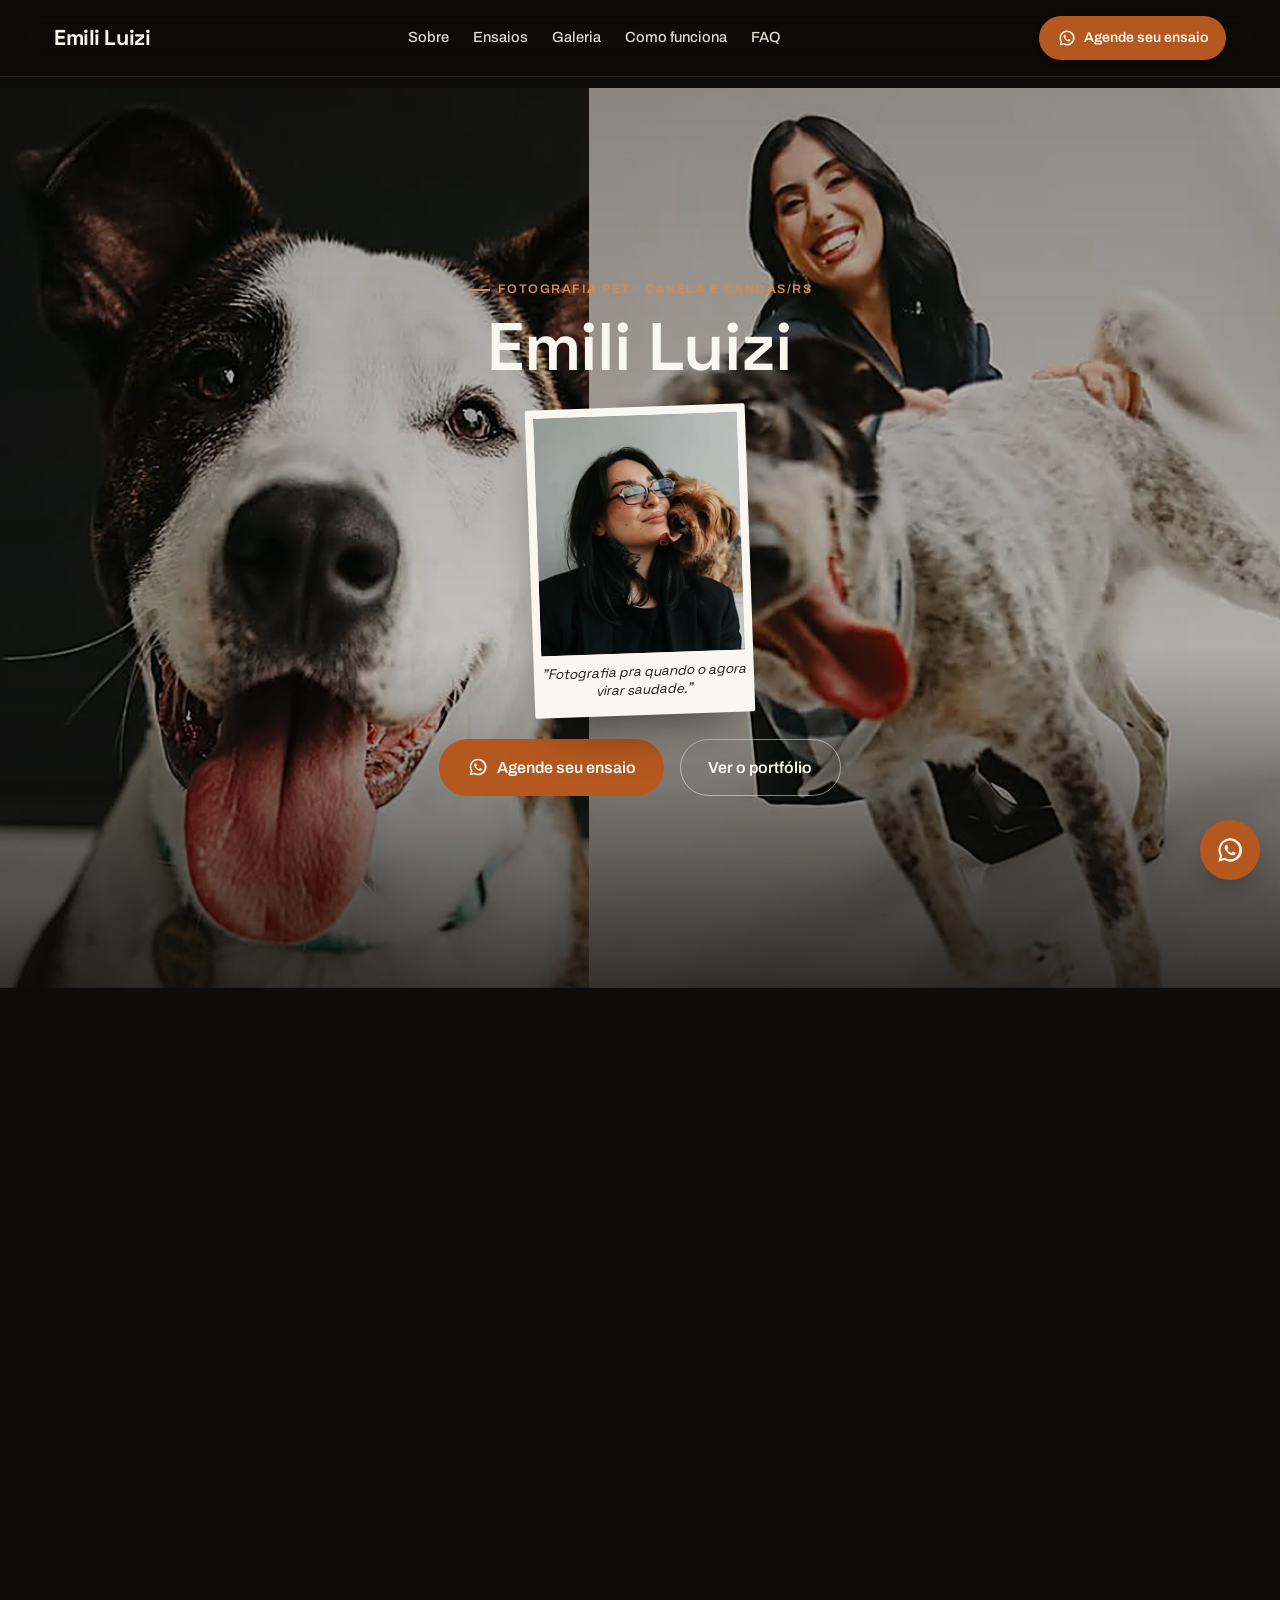
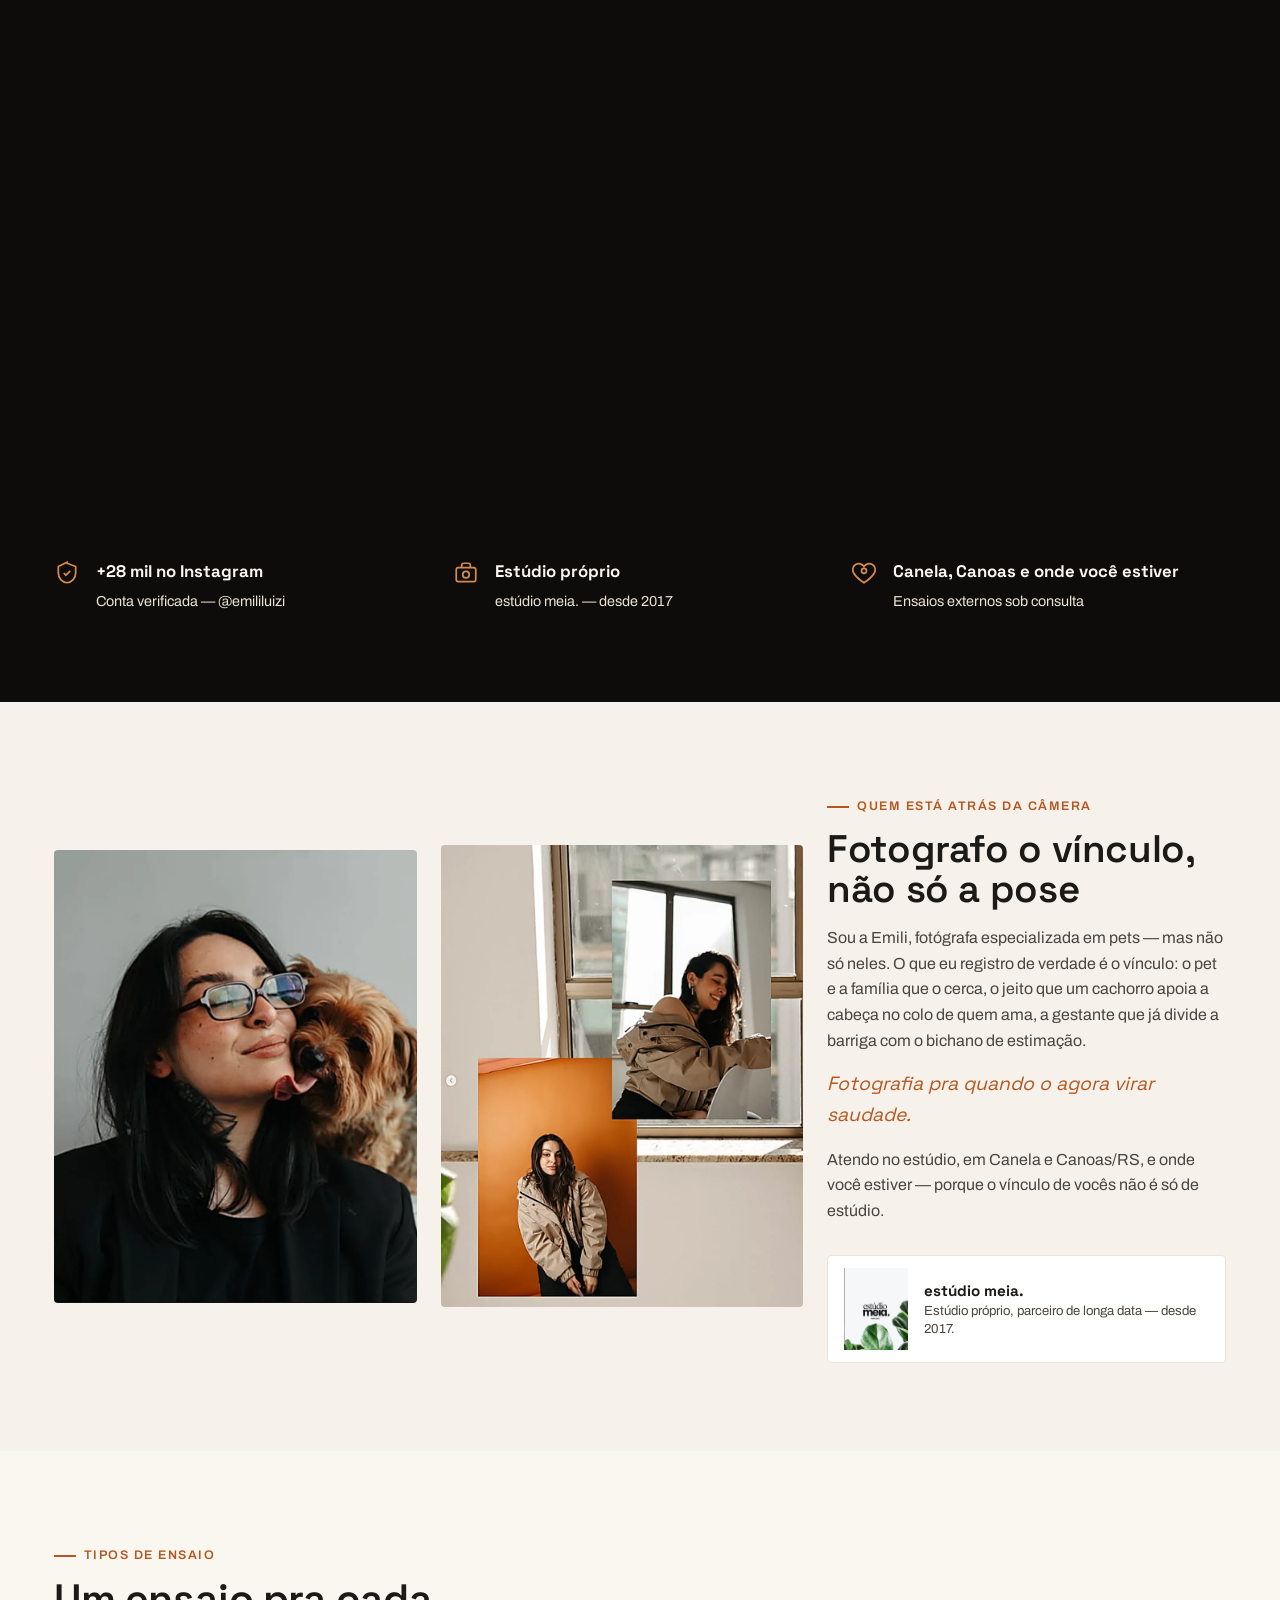
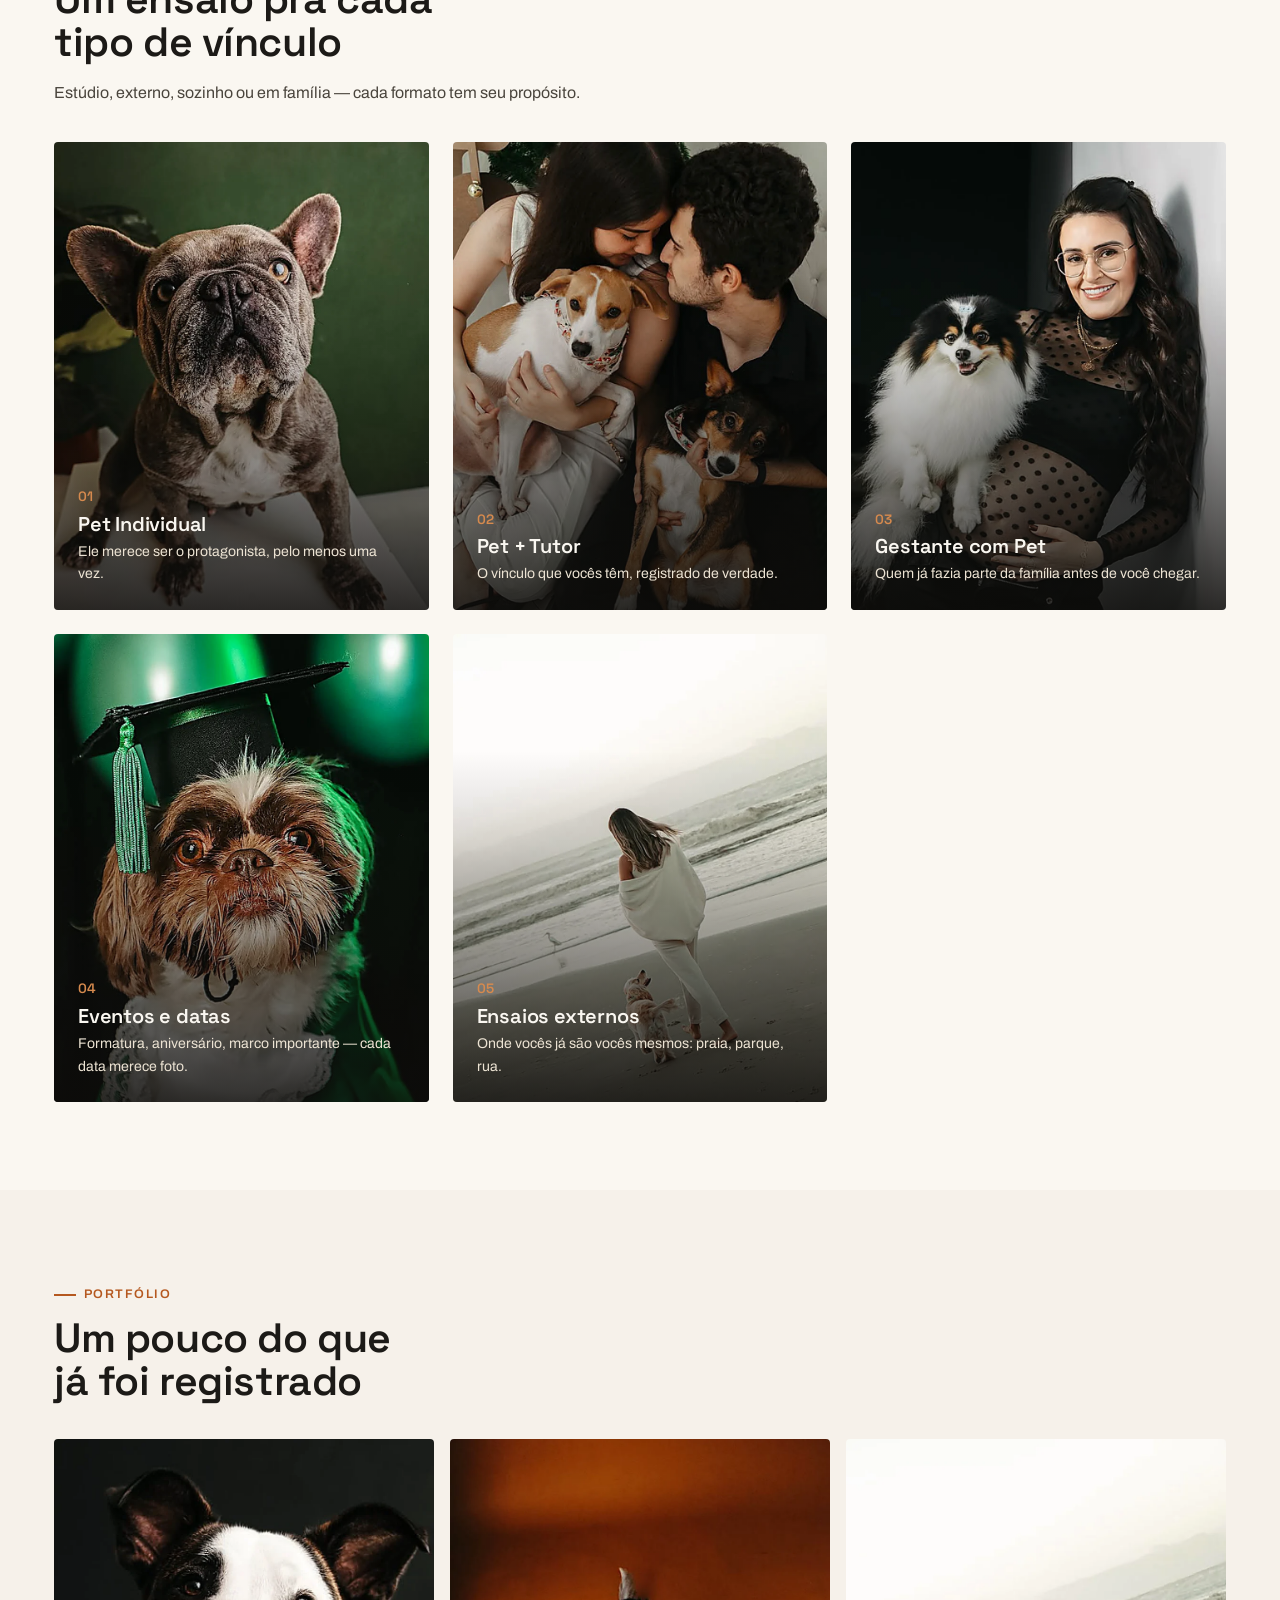
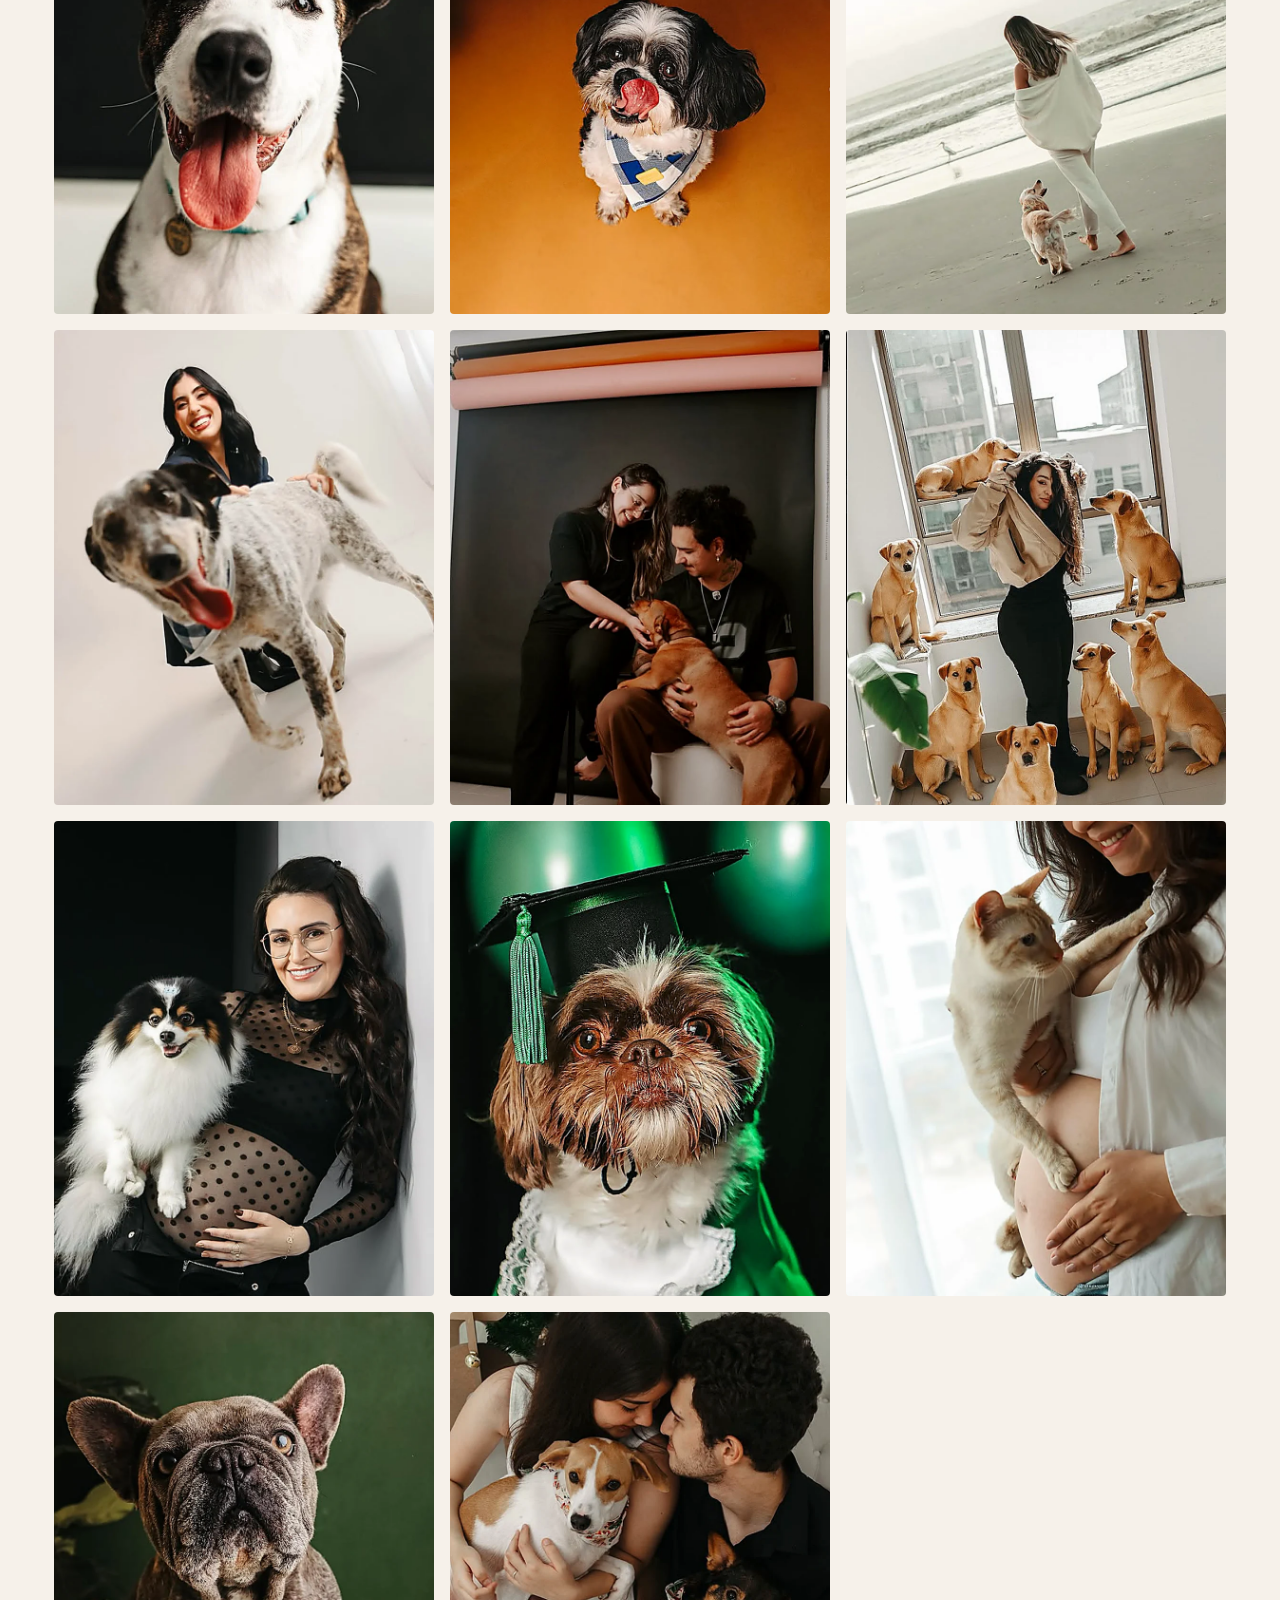
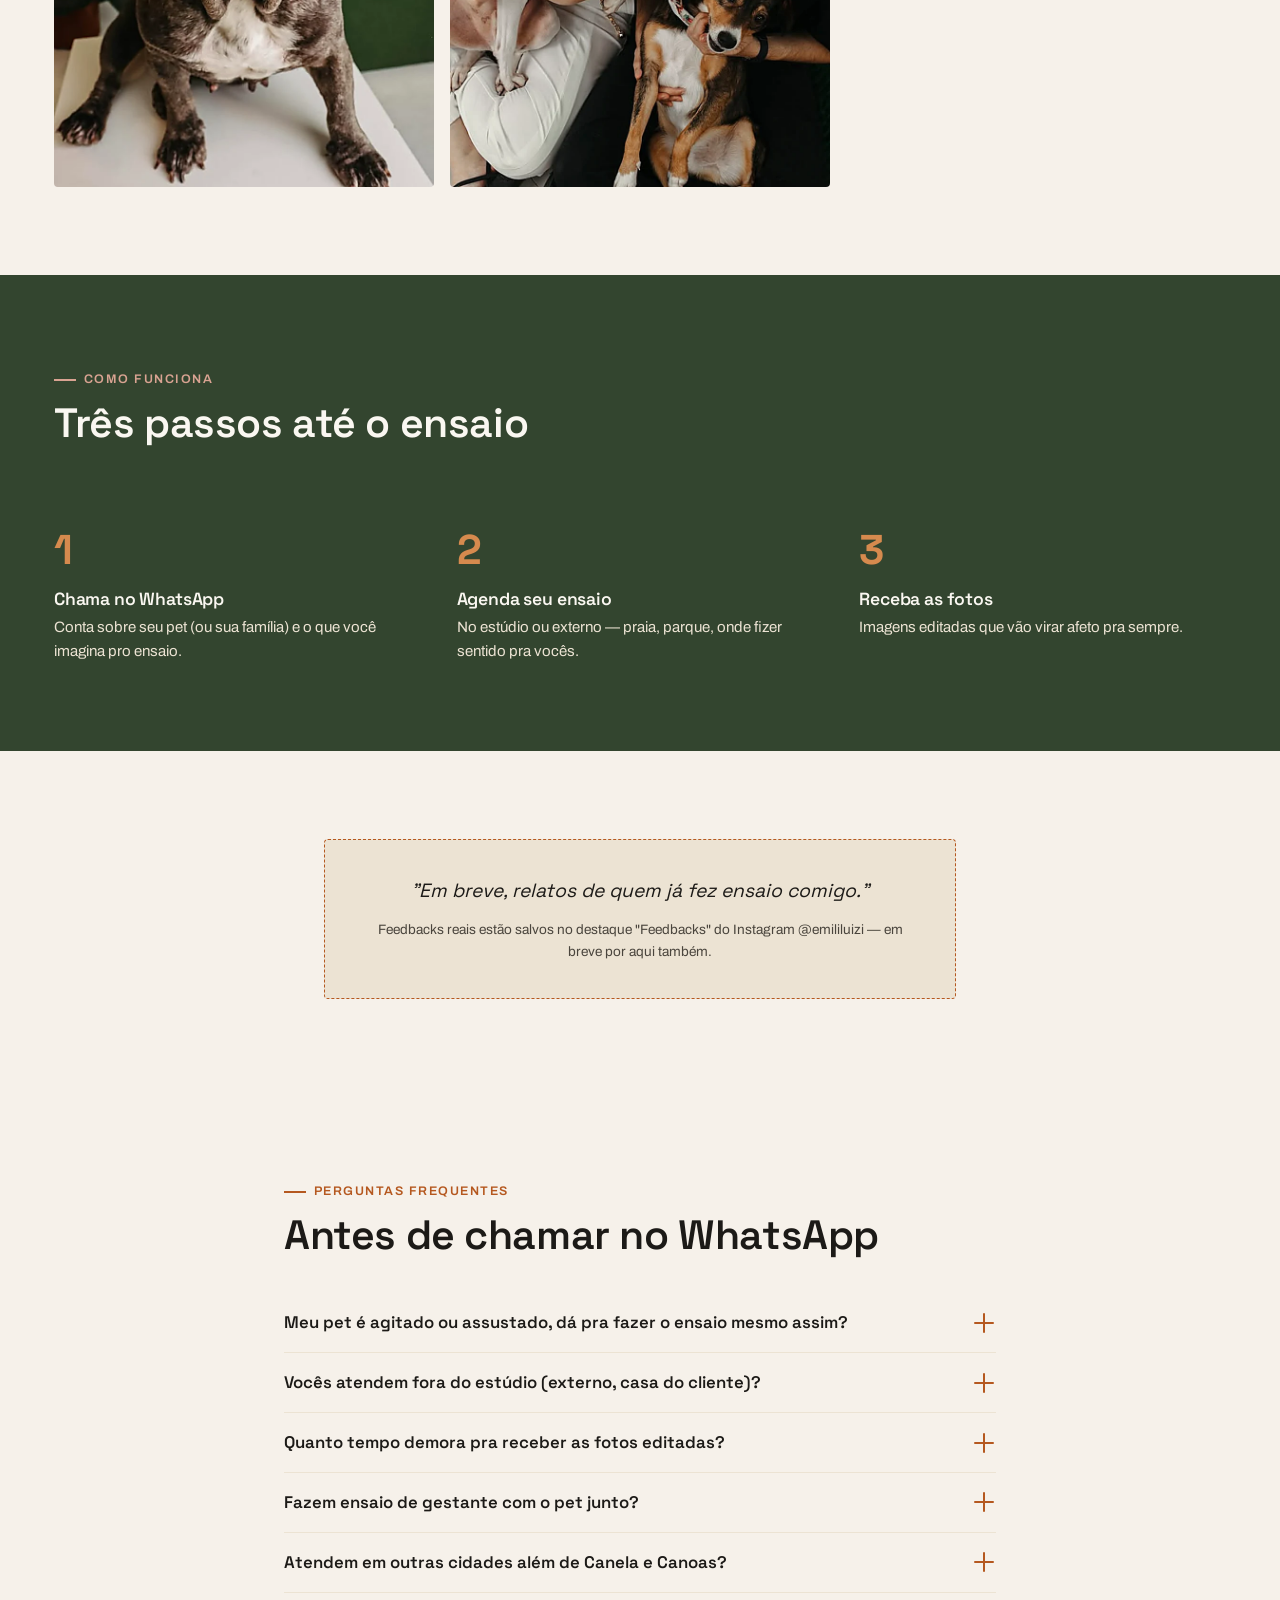
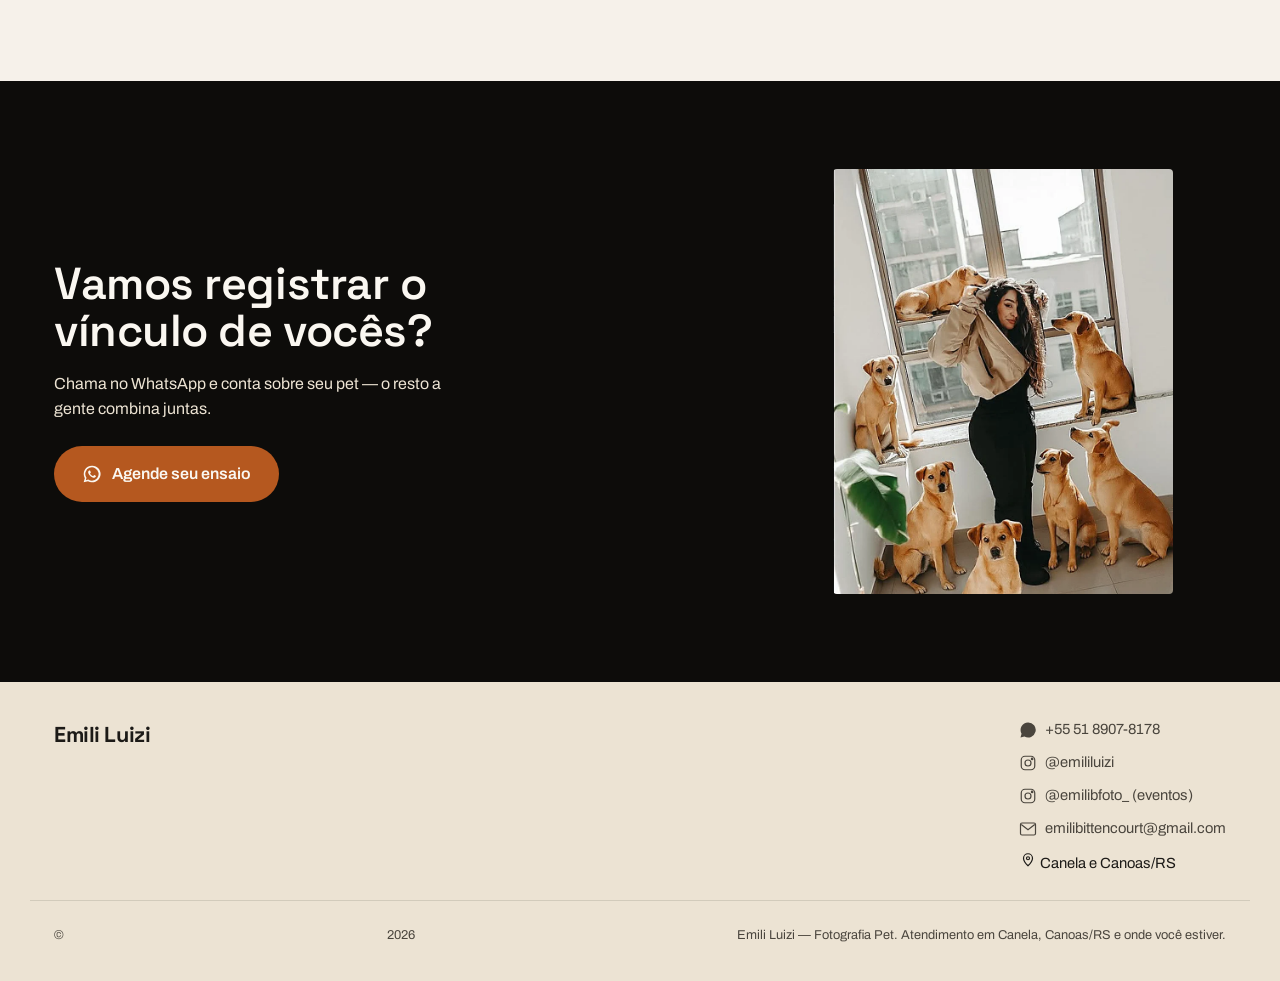
<file: index.html>
<!DOCTYPE html>
<html lang="pt-BR">
<head>
<meta charset="UTF-8">
<meta name="viewport" content="width=device-width, initial-scale=1">
<title>Emili Luizi | Fotógrafa Pet</title>
<meta name="description" content="Fotografia pra quando o agora virar saudade. Ensaios pet, pet+tutor, gestante com pet e eventos em Canela e Canoas/RS — e aonde você estiver.">

<meta property="og:type" content="website">
<meta property="og:title" content="Emili Luizi | Fotógrafa Pet">
<meta property="og:description" content="Fotografia pra quando o agora virar saudade. Ensaios pet, pet+tutor, gestante com pet e eventos em Canela e Canoas/RS.">
<meta property="og:image" content="https://emili-luizi.vercel.app/assets/img/og.jpg">
<meta property="og:url" content="https://emili-luizi.vercel.app/">
<meta name="twitter:card" content="summary_large_image">

<link rel="icon" type="image/svg+xml" href="assets/img/favicon.svg">
<link rel="stylesheet" href="assets/css/style.css">
</head>
<body>

<header class="header">
  <div class="wrap header-linha">
    <a href="#topo" class="marca">Emili Luizi</a>

    <nav class="header-nav" id="menu-nav">
      <a href="#sobre">Sobre</a>
      <a href="#ensaios">Ensaios</a>
      <a href="#galeria">Galeria</a>
      <a href="#como-funciona">Como funciona</a>
      <a href="#faq">FAQ</a>
    </nav>

    <div class="header-acoes">
      <a class="nav-cta" href="https://wa.me/555189078178?text=Ol%C3%A1%21%20Vim%20pelo%20site%20e%20gostaria%20de%20agendar%20um%20ensaio." target="_blank" rel="noopener">
        <svg viewBox="0 0 24 24" fill="currentColor" aria-hidden="true"><path d="M12 2a10 10 0 0 0-8.6 15L2 22l5.2-1.4A10 10 0 1 0 12 2Zm0 18a8 8 0 0 1-4.1-1.1l-.3-.2-3 .8.8-2.9-.2-.3A8 8 0 1 1 12 20Zm4.4-5.9c-.2-.1-1.4-.7-1.6-.8-.2-.1-.4-.1-.5.1-.2.2-.6.8-.8 1-.1.2-.3.2-.5.1-.2-.1-1-.4-1.9-1.2-.7-.6-1.2-1.4-1.3-1.6-.1-.2 0-.4.1-.5l.4-.4c.1-.1.2-.3.2-.4.1-.2 0-.3 0-.5s-.5-1.3-.7-1.7c-.2-.4-.4-.4-.5-.4h-.5c-.2 0-.4.1-.6.3-.2.2-.8.8-.8 1.9s.8 2.2.9 2.4c.1.2 1.6 2.5 3.9 3.5.5.2.9.4 1.3.5.5.2 1 .1 1.4.1.4-.1 1.4-.6 1.6-1.1.2-.5.2-1 .1-1.1-.1-.1-.2-.2-.4-.3Z"/></svg>
        <span class="nav-cta-texto">Agende seu ensaio</span>
      </a>
      <button class="header-hamburguer" id="botao-menu" aria-expanded="false" aria-controls="menu-nav" aria-label="Abrir menu">
        <span></span><span></span><span></span>
      </button>
    </div>
  </div>
</header>

<main id="topo">

  <!-- 1. HERO -->
  <section class="hero-split">
    <div class="hero-split-palco">
      <div class="hero-split-painel painel-esq">
        <picture>
          <source srcset="assets/img/hero-esquerda.webp" type="image/webp">
          <img src="assets/img/hero-esquerda.jpg" alt="Cachorro sorrindo com a língua de fora, retrato em estúdio fundo preto" width="1100" height="1750" loading="eager">
        </picture>
      </div>
      <div class="hero-split-painel painel-dir">
        <picture>
          <source srcset="assets/img/hero-direita.webp" type="image/webp">
          <img src="assets/img/hero-direita.jpg" alt="Mulher correndo com o cachorro em ensaio de estúdio" width="1100" height="1750" loading="eager">
        </picture>
      </div>

      <div class="hero-split-conteudo">
        <span class="kicker">Fotografia Pet · Canela e Canoas/RS</span>
        <h1>Emili Luizi</h1>

        <figure class="hero-cartao">
          <picture>
            <source srcset="assets/img/sobre-principal.webp" type="image/webp">
            <img src="assets/img/sobre-principal.jpg" alt="Emili Luizi sendo lambida por um cachorro pequeno de pelagem clara" width="900" height="1050" loading="eager">
          </picture>
          <figcaption>"Fotografia pra quando o agora virar saudade."</figcaption>
        </figure>

        <div class="botoes-hero hero-split-botoes">
          <a class="btn btn-terracota" href="https://wa.me/555189078178?text=Ol%C3%A1%21%20Vim%20pelo%20site%20e%20gostaria%20de%20agendar%20um%20ensaio." target="_blank" rel="noopener">
            <svg viewBox="0 0 24 24" fill="currentColor" aria-hidden="true"><path d="M12 2a10 10 0 0 0-8.6 15L2 22l5.2-1.4A10 10 0 1 0 12 2Zm0 18a8 8 0 0 1-4.1-1.1l-.3-.2-3 .8.8-2.9-.2-.3A8 8 0 1 1 12 20Zm4.4-5.9c-.2-.1-1.4-.7-1.6-.8-.2-.1-.4-.1-.5.1-.2.2-.6.8-.8 1-.1.2-.3.2-.5.1-.2-.1-1-.4-1.9-1.2-.7-.6-1.2-1.4-1.3-1.6-.1-.2 0-.4.1-.5l.4-.4c.1-.1.2-.3.2-.4.1-.2 0-.3 0-.5s-.5-1.3-.7-1.7c-.2-.4-.4-.4-.5-.4h-.5c-.2 0-.4.1-.6.3-.2.2-.8.8-.8 1.9s.8 2.2.9 2.4c.1.2 1.6 2.5 3.9 3.5.5.2.9.4 1.3.5.5.2 1 .1 1.4.1.4-.1 1.4-.6 1.6-1.1.2-.5.2-1 .1-1.1-.1-.1-.2-.2-.4-.3Z"/></svg>
            Agende seu ensaio
          </a>
          <a class="btn btn-contorno" href="#galeria">Ver o portfólio</a>
        </div>
      </div>
    </div>
  </section>

  <!-- 2. SELOS -->
  <section class="selos">
    <div class="wrap">
      <div class="selo">
        <svg viewBox="0 0 24 24" fill="none" stroke="currentColor" stroke-width="1.6" aria-hidden="true"><path d="M12 2 4 6v6c0 5 3.4 8.5 8 9 4.6-.5 8-4 8-9V6l-8-3Z"/><path d="m9 12 2 2 4-4"/></svg>
        <div><strong>+28 mil no Instagram</strong><span>Conta verificada — @emililuizi</span></div>
      </div>
      <div class="selo">
        <svg viewBox="0 0 24 24" fill="none" stroke="currentColor" stroke-width="1.6" aria-hidden="true"><rect x="3" y="7" width="18" height="13" rx="2"/><path d="M8 7V5a2 2 0 0 1 2-2h4a2 2 0 0 1 2 2v2"/><circle cx="12" cy="13.5" r="3"/></svg>
        <div><strong>Estúdio próprio</strong><span>estúdio meia. — desde 2017</span></div>
      </div>
      <div class="selo">
        <svg viewBox="0 0 24 24" fill="none" stroke="currentColor" stroke-width="1.6" aria-hidden="true"><path d="M12 21s-7-4.5-9.5-9A5.5 5.5 0 0 1 12 6a5.5 5.5 0 0 1 9.5 6c-2.5 4.5-9.5 9-9.5 9Z"/><circle cx="12" cy="10" r="2.3"/></svg>
        <div><strong>Canela, Canoas e onde você estiver</strong><span>Ensaios externos sob consulta</span></div>
      </div>
    </div>
  </section>

  <!-- 3. SOBRE -->
  <section class="sobre" id="sobre">
    <div class="wrap">
      <div class="sobre-fig">
        <picture>
          <source srcset="assets/img/sobre-principal.webp" type="image/webp">
          <img src="assets/img/sobre-principal.jpg" alt="Emili Luizi sendo lambida por um cachorro pequeno de pelagem clara" width="900" height="1050" loading="lazy">
        </picture>
      </div>
      <div class="sobre-fig colagem">
        <picture>
          <source srcset="assets/img/sobre-colagem.webp" type="image/webp">
          <img src="assets/img/sobre-colagem.jpg" alt="Colagem de dois retratos de Emili Luizi, um perto da janela e outro em fundo laranja" width="900" height="1150" loading="lazy">
        </picture>
      </div>
      <div class="sobre-texto">
        <span class="kicker">Quem está atrás da câmera</span>
        <h2>Fotografo o vínculo, não só a pose</h2>
        <p>Sou a Emili, fotógrafa especializada em pets — mas não só neles. O que eu registro de verdade é o vínculo: o pet e a família que o cerca, o jeito que um cachorro apoia a cabeça no colo de quem ama, a gestante que já divide a barriga com o bichano de estimação.</p>
        <p class="frase">Fotografia pra quando o agora virar saudade.</p>
        <p>Atendo no estúdio, em Canela e Canoas/RS, e onde você estiver — porque o vínculo de vocês não é só de estúdio.</p>
        <a class="selo-estudio" href="https://www.instagram.com/estudiomeia_/" target="_blank" rel="noopener">
          <img src="assets/img/logo-estudio.jpg" alt="Logo do estúdio meia., desde 2017" width="64" height="82" loading="lazy">
          <span><strong>estúdio meia.</strong>Estúdio próprio, parceiro de longa data — desde 2017.</span>
        </a>
      </div>
    </div>
  </section>

  <!-- 4. TIPOS DE ENSAIO -->
  <section class="ensaios" id="ensaios">
    <div class="wrap">
      <div class="secao-cabecalho">
        <span class="kicker">Tipos de ensaio</span>
        <h2>Um ensaio pra cada tipo de vínculo</h2>
        <p>Estúdio, externo, sozinho ou em família — cada formato tem seu propósito.</p>
      </div>
      <div class="grade-ensaios">
        <article class="card-ensaio">
          <picture><source srcset="assets/img/card-individual.webp" type="image/webp"><img src="assets/img/card-individual.jpg" alt="Buldogue francês em ensaio de estúdio com fundo verde" loading="lazy"></picture>
          <div class="card-ensaio-texto">
            <span class="numero">01</span>
            <h3>Pet Individual</h3>
            <p>Ele merece ser o protagonista, pelo menos uma vez.</p>
          </div>
        </article>
        <article class="card-ensaio">
          <picture><source srcset="assets/img/card-tutor.webp" type="image/webp"><img src="assets/img/card-tutor.jpg" alt="Casal abraçado com dois cachorros no colo" loading="lazy"></picture>
          <div class="card-ensaio-texto">
            <span class="numero">02</span>
            <h3>Pet + Tutor</h3>
            <p>O vínculo que vocês têm, registrado de verdade.</p>
          </div>
        </article>
        <article class="card-ensaio">
          <picture><source srcset="assets/img/card-gestante.webp" type="image/webp"><img src="assets/img/card-gestante.jpg" alt="Gestante segurando um cachorro pequeno de estimação" loading="lazy"></picture>
          <div class="card-ensaio-texto">
            <span class="numero">03</span>
            <h3>Gestante com Pet</h3>
            <p>Quem já fazia parte da família antes de você chegar.</p>
          </div>
        </article>
        <article class="card-ensaio">
          <picture><source srcset="assets/img/card-eventos.webp" type="image/webp"><img src="assets/img/card-eventos.jpg" alt="Cachorro usando capelo de formatura em ensaio temático" loading="lazy"></picture>
          <div class="card-ensaio-texto">
            <span class="numero">04</span>
            <h3>Eventos e datas</h3>
            <p>Formatura, aniversário, marco importante — cada data merece foto.</p>
          </div>
        </article>
        <article class="card-ensaio">
          <picture><source srcset="assets/img/card-externo.webp" type="image/webp"><img src="assets/img/card-externo.jpg" alt="Mulher correndo na praia com o cachorro" loading="lazy"></picture>
          <div class="card-ensaio-texto">
            <span class="numero">05</span>
            <h3>Ensaios externos</h3>
            <p>Onde vocês já são vocês mesmos: praia, parque, rua.</p>
          </div>
        </article>
      </div>
    </div>
  </section>

  <!-- 5. GALERIA -->
  <section class="galeria" id="galeria">
    <div class="wrap">
      <div class="secao-cabecalho">
        <span class="kicker">Portfólio</span>
        <h2>Um pouco do que já foi registrado</h2>
      </div>
      <div class="grade-galeria">
        <figure><picture><source srcset="assets/img/galeria-01.webp" type="image/webp"><img src="assets/img/galeria-01.jpg" alt="Cachorro sorrindo em estúdio, fundo preto" width="800" height="1000" loading="lazy"></picture></figure>
        <figure><picture><source srcset="assets/img/galeria-02.webp" type="image/webp"><img src="assets/img/galeria-02.jpg" alt="Mulher correndo com cachorro em estúdio" width="800" height="1000" loading="lazy"></picture></figure>
        <figure><picture><source srcset="assets/img/galeria-03.webp" type="image/webp"><img src="assets/img/galeria-03.jpg" alt="Gestante com cachorro de colo em estúdio" width="800" height="1000" loading="lazy"></picture></figure>
        <figure><picture><source srcset="assets/img/galeria-04.webp" type="image/webp"><img src="assets/img/galeria-04.jpg" alt="Buldogue francês em fundo verde escuro" width="800" height="1000" loading="lazy"></picture></figure>
        <figure><picture><source srcset="assets/img/galeria-05.webp" type="image/webp"><img src="assets/img/galeria-05.jpg" alt="Cachorro pequeno com bandana em fundo terracota" width="800" height="1000" loading="lazy"></picture></figure>
        <figure><picture><source srcset="assets/img/galeria-06.webp" type="image/webp"><img src="assets/img/galeria-06.jpg" alt="Casal com cachorro em estúdio, fundos coloridos ao fundo" width="800" height="1000" loading="lazy"></picture></figure>
        <figure><picture><source srcset="assets/img/galeria-07.webp" type="image/webp"><img src="assets/img/galeria-07.jpg" alt="Cachorro com capelo de formatura" width="800" height="1000" loading="lazy"></picture></figure>
        <figure><picture><source srcset="assets/img/galeria-08.webp" type="image/webp"><img src="assets/img/galeria-08.jpg" alt="Casal abraçado com dois cachorros" width="800" height="1000" loading="lazy"></picture></figure>
        <figure><picture><source srcset="assets/img/galeria-09.webp" type="image/webp"><img src="assets/img/galeria-09.jpg" alt="Mulher correndo na praia com cachorro" width="800" height="1000" loading="lazy"></picture></figure>
        <figure><picture><source srcset="assets/img/galeria-10.webp" type="image/webp"><img src="assets/img/galeria-10.jpg" alt="Mulher rodeada de sete cachorros numa janela" width="800" height="1000" loading="lazy"></picture></figure>
        <figure><picture><source srcset="assets/img/galeria-11.webp" type="image/webp"><img src="assets/img/galeria-11.jpg" alt="Gestante com gato de estimação perto da janela" width="800" height="1000" loading="lazy"></picture></figure>
      </div>
    </div>
  </section>

  <!-- 6. COMO FUNCIONA -->
  <section class="como-funciona" id="como-funciona">
    <div class="wrap">
      <div class="secao-cabecalho">
        <span class="kicker">Como funciona</span>
        <h2>Três passos até o ensaio</h2>
      </div>
      <div class="passos">
        <div class="passo">
          <h3>Chama no WhatsApp</h3>
          <p>Conta sobre seu pet (ou sua família) e o que você imagina pro ensaio.</p>
        </div>
        <div class="passo">
          <h3>Agenda seu ensaio</h3>
          <p>No estúdio ou externo — praia, parque, onde fizer sentido pra vocês.</p>
        </div>
        <div class="passo">
          <h3>Receba as fotos</h3>
          <p>Imagens editadas que vão virar afeto pra sempre.</p>
        </div>
      </div>
    </div>
  </section>

  <!-- 7. DEPOIMENTOS -->
  <section class="depoimentos">
    <div class="wrap">
      <div class="card-depoimento">
        <p>"Em breve, relatos de quem já fez ensaio comigo."</p>
        <span>Feedbacks reais estão salvos no destaque "Feedbacks" do Instagram @emililuizi — em breve por aqui também.</span>
      </div>
    </div>
  </section>

  <!-- 8. FAQ -->
  <section class="faq" id="faq">
    <div class="wrap">
      <div class="secao-cabecalho">
        <span class="kicker">Perguntas frequentes</span>
        <h2>Antes de chamar no WhatsApp</h2>
      </div>

      <details class="item-faq">
        <summary>Meu pet é agitado ou assustado, dá pra fazer o ensaio mesmo assim?<span class="icone-mais"></span></summary>
        <p class="resposta">Dá sim. Boa parte dos pets chega ao estúdio meio inseguro — faz parte do processo dar tempo pra ele se acostumar antes de fotografar. Conta como ele costuma reagir na primeira conversa, assim já chegamos preparadas.</p>
      </details>

      <details class="item-faq">
        <summary>Vocês atendem fora do estúdio (externo, casa do cliente)?<span class="icone-mais"></span></summary>
        <p class="resposta">Sim. Ensaios externos acontecem em Canela, Canoas e onde você estiver — praia, parque, ou a própria casa do pet, que às vezes é onde ele fica mais à vontade.</p>
      </details>

      <details class="item-faq">
        <summary>Quanto tempo demora pra receber as fotos editadas?<span class="icone-mais"></span></summary>
        <p class="resposta">O prazo varia com o tipo de ensaio e é combinado antes de fechar — pergunta no WhatsApp pra ter o prazo exato pro seu caso.</p>
      </details>

      <details class="item-faq">
        <summary>Fazem ensaio de gestante com o pet junto?<span class="icone-mais"></span></summary>
        <p class="resposta">Fazemos, é um dos ensaios que mais gosto de registrar — o pet que já fazia parte da família antes do bebê chegar. Dá pra combinar no estúdio ou num lugar especial pra vocês.</p>
      </details>

      <details class="item-faq">
        <summary>Atendem em outras cidades além de Canela e Canoas?<span class="icone-mais"></span></summary>
        <p class="resposta">Sim, "e aonde tu estiver" é literal — ensaios em outras cidades são combinados caso a caso pelo WhatsApp.</p>
      </details>
    </div>
  </section>

  <!-- 9. CTA FINAL -->
  <section class="cta-final">
    <div class="wrap cta-final-grade">
      <div>
        <h2>Vamos registrar o vínculo de vocês?</h2>
        <p>Chama no WhatsApp e conta sobre seu pet — o resto a gente combina juntas.</p>
        <a class="btn btn-terracota" href="https://wa.me/555189078178?text=Ol%C3%A1%21%20Vim%20pelo%20site%20e%20gostaria%20de%20agendar%20um%20ensaio." target="_blank" rel="noopener">
          <svg viewBox="0 0 24 24" fill="currentColor" aria-hidden="true"><path d="M12 2a10 10 0 0 0-8.6 15L2 22l5.2-1.4A10 10 0 1 0 12 2Zm0 18a8 8 0 0 1-4.1-1.1l-.3-.2-3 .8.8-2.9-.2-.3A8 8 0 1 1 12 20Zm4.4-5.9c-.2-.1-1.4-.7-1.6-.8-.2-.1-.4-.1-.5.1-.2.2-.6.8-.8 1-.1.2-.3.2-.5.1-.2-.1-1-.4-1.9-1.2-.7-.6-1.2-1.4-1.3-1.6-.1-.2 0-.4.1-.5l.4-.4c.1-.1.2-.3.2-.4.1-.2 0-.3 0-.5s-.5-1.3-.7-1.7c-.2-.4-.4-.4-.5-.4h-.5c-.2 0-.4.1-.6.3-.2.2-.8.8-.8 1.9s.8 2.2.9 2.4c.1.2 1.6 2.5 3.9 3.5.5.2.9.4 1.3.5.5.2 1 .1 1.4.1.4-.1 1.4-.6 1.6-1.1.2-.5.2-1 .1-1.1-.1-.1-.2-.2-.4-.3Z"/></svg>
          Agende seu ensaio
        </a>
      </div>
      <div class="cta-final-fig">
        <picture><source srcset="assets/img/galeria-10.webp" type="image/webp"><img src="assets/img/galeria-10.jpg" alt="Emili Luizi rodeada de sete cachorros" width="800" height="1000" loading="lazy"></picture>
      </div>
    </div>
  </section>
</main>

<footer class="rodape">
  <div class="wrap">
    <a href="#topo" class="marca">Emili Luizi</a>
    <nav class="rodape-links">
      <a href="https://wa.me/555189078178?text=Ol%C3%A1%21%20Vim%20pelo%20site%20e%20gostaria%20de%20agendar%20um%20ensaio." target="_blank" rel="noopener">
        <svg viewBox="0 0 24 24" fill="currentColor" aria-hidden="true"><path d="M12 2a10 10 0 0 0-8.6 15L2 22l5.2-1.4A10 10 0 1 0 12 2Z"/></svg>
        +55 51 8907-8178
      </a>
      <a href="https://www.instagram.com/emililuizi/" target="_blank" rel="noopener">
        <svg viewBox="0 0 24 24" fill="none" stroke="currentColor" stroke-width="1.6" aria-hidden="true"><rect x="3" y="3" width="18" height="18" rx="5"/><circle cx="12" cy="12" r="4"/><circle cx="17.5" cy="6.5" r="1"/></svg>
        @emililuizi
      </a>
      <a href="https://www.instagram.com/emilibfoto_/" target="_blank" rel="noopener">
        <svg viewBox="0 0 24 24" fill="none" stroke="currentColor" stroke-width="1.6" aria-hidden="true"><rect x="3" y="3" width="18" height="18" rx="5"/><circle cx="12" cy="12" r="4"/><circle cx="17.5" cy="6.5" r="1"/></svg>
        @emilibfoto_ (eventos)
      </a>
      <a href="mailto:emilibittencourt@gmail.com">
        <svg viewBox="0 0 24 24" fill="none" stroke="currentColor" stroke-width="1.6" aria-hidden="true"><rect x="2" y="4" width="20" height="16" rx="2"/><path d="m3 6 9 7 9-7"/></svg>
        emilibittencourt@gmail.com
      </a>
      <span>
        <svg viewBox="0 0 24 24" fill="none" stroke="currentColor" stroke-width="1.6" aria-hidden="true" style="display:inline-block;width:18px;height:18px"><path d="M12 21s-6-5.5-6-10a6 6 0 0 1 12 0c0 4.5-6 10-6 10Z"/><circle cx="12" cy="11" r="2"/></svg>
        Canela e Canoas/RS
      </span>
    </nav>
  </div>
  <div class="rodape-base wrap">
    © <span id="ano"></span> Emili Luizi — Fotografia Pet. Atendimento em Canela, Canoas/RS e onde você estiver.
  </div>
</footer>

<a class="whats-flutuante" href="https://wa.me/555189078178?text=Ol%C3%A1%21%20Vim%20pelo%20site%20e%20gostaria%20de%20agendar%20um%20ensaio." target="_blank" rel="noopener" aria-label="Agende pelo WhatsApp">
  <svg viewBox="0 0 24 24" fill="currentColor" aria-hidden="true"><path d="M12 2a10 10 0 0 0-8.6 15L2 22l5.2-1.4A10 10 0 1 0 12 2Zm0 18a8 8 0 0 1-4.1-1.1l-.3-.2-3 .8.8-2.9-.2-.3A8 8 0 1 1 12 20Zm4.4-5.9c-.2-.1-1.4-.7-1.6-.8-.2-.1-.4-.1-.5.1-.2.2-.6.8-.8 1-.1.2-.3.2-.5.1-.2-.1-1-.4-1.9-1.2-.7-.6-1.2-1.4-1.3-1.6-.1-.2 0-.4.1-.5l.4-.4c.1-.1.2-.3.2-.4.1-.2 0-.3 0-.5s-.5-1.3-.7-1.7c-.2-.4-.4-.4-.5-.4h-.5c-.2 0-.4.1-.6.3-.2.2-.8.8-.8 1.9s.8 2.2.9 2.4c.1.2 1.6 2.5 3.9 3.5.5.2.9.4 1.3.5.5.2 1 .1 1.4.1.4-.1 1.4-.6 1.6-1.1.2-.5.2-1 .1-1.1-.1-.1-.2-.2-.4-.3Z"/></svg>
</a>

<script src="assets/js/main.js"></script>
<script>document.getElementById('ano').textContent = new Date().getFullYear();</script>
</body>
</html>
</file>
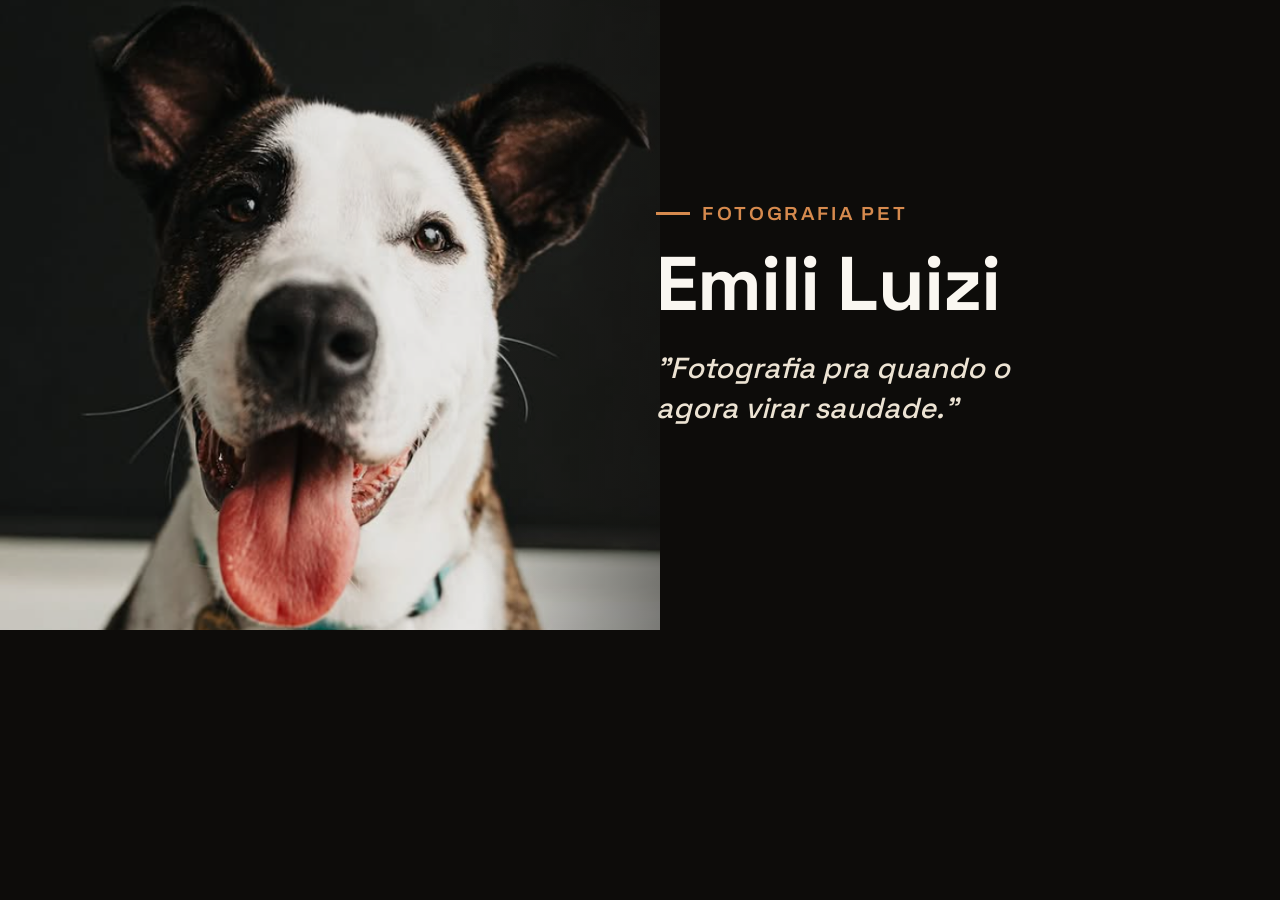
<file: ferramentas/og-card.html>
<!DOCTYPE html>
<html lang="pt-BR">
<head>
<meta charset="UTF-8">
<link rel="stylesheet" href="https://fonts.googleapis.com/css2?family=Space+Grotesk:wght@500;700&family=Archivo:wght@400;500&display=swap">
<style>
  *{ margin:0; padding:0; box-sizing:border-box; }
  html,body{ width:1200px; height:630px; overflow:hidden; }
  body{
    font-family:'Archivo', sans-serif;
    background:#0D0C0A;
    position:relative;
  }
  .foto{
    position:absolute; top:0; left:0; width:660px; height:630px;
    object-fit:cover; object-position:60% 25%;
    filter:brightness(.92);
  }
  .veu{
    position:absolute; inset:0;
    background:linear-gradient(90deg, rgba(13,12,10,0) 40%, rgba(13,12,10,.55) 58%, #0D0C0A 74%);
  }
  .conteudo{
    position:absolute; right:64px; top:0; bottom:0; width:480px;
    display:flex; flex-direction:column; justify-content:center;
  }
  .kicker{
    display:flex; align-items:center; gap:12px;
    color:#D68A4E; font-size:19px; font-weight:600; letter-spacing:.14em; text-transform:uppercase;
    margin-bottom:22px;
  }
  .kicker::before{ content:''; width:34px; height:3px; background:#D68A4E; display:block; }
  h1{
    font-family:'Space Grotesk', sans-serif; font-weight:700;
    font-size:76px; line-height:1; color:#FAF7F1; letter-spacing:-.01em;
    margin-bottom:26px;
  }
  p{
    font-family:'Space Grotesk', sans-serif; font-style:italic; font-weight:500;
    font-size:29px; line-height:1.35; color:#ECE3D3; max-width:420px;
  }
</style>
</head>
<body>
  <img class="foto" src="../assets/originais/fotos_emili_luizi/cachorro_closeup.png" alt="">
  <div class="veu"></div>
  <div class="conteudo">
    <span class="kicker">Fotografia Pet</span>
    <h1>Emili Luizi</h1>
    <p>"Fotografia pra quando o agora virar saudade."</p>
  </div>
</body>
</html>
</file>
<file: assets/css/style.css>
@import url('https://fonts.googleapis.com/css2?family=Space+Grotesk:wght@400;500;600;700&family=Archivo:wght@400;500;600;700&display=swap');

:root{
  --bege-100:#FAF7F1;
  --bege-200:#F6F1EA;
  --bege-300:#ECE3D3;
  --tinta:#1C1A17;
  --tinta-suave:#4A453D;
  --preto:#0D0C0A;
  --branco:#FFFFFF;

  --terracota:#B5581F;
  --terracota-700:#8F4417;
  --terracota-claro:#D68A4E;
  --verde:#33452F;
  --verde-claro:#5C7355;
  --rosa:#D9A392;

  --fonte-display:'Space Grotesk', 'Avenir Next', sans-serif;
  --fonte-sans:'Archivo', -apple-system, 'Segoe UI', sans-serif;

  --s-1:.5rem; --s-2:.75rem; --s-3:1rem; --s-4:1.5rem; --s-5:2.25rem;
  --s-6:3.5rem; --s-7:5.5rem; --s-8:8rem;

  --raio:4px;
  --anel-foco: 0 0 0 3px var(--bege-100), 0 0 0 6px var(--terracota);
}

*,*::before,*::after{box-sizing:border-box}
html{scroll-behavior:smooth}
@media (prefers-reduced-motion: reduce){
  html{scroll-behavior:auto}
  *,*::before,*::after{animation-duration:.001ms!important;animation-iteration-count:1!important;transition-duration:.001ms!important;scroll-behavior:auto!important}
}
body{
  margin:0;
  background:var(--bege-200);
  color:var(--tinta);
  font-family:var(--fonte-sans);
  font-size:16px;
  line-height:1.6;
  -webkit-font-smoothing:antialiased;
}
img{max-width:100%;display:block}
a{color:inherit}
h1,h2,h3{
  font-family:var(--fonte-display);
  font-weight:600;
  line-height:1.05;
  letter-spacing:-.01em;
  text-wrap:balance;
  margin:0;
  color:var(--tinta);
}
p{margin:0}
.wrap{
  width:100%;
  max-width:1220px;
  margin-inline:auto;
  padding-inline:var(--s-4);
}
section{padding-block:var(--s-7)}
@media (max-width:640px){
  section{padding-block:var(--s-6)}
  .wrap{padding-inline:var(--s-3)}
}
button, a{cursor:pointer}
:focus-visible{outline:none; box-shadow:var(--anel-foco); border-radius:3px}

.kicker{
  display:inline-flex; align-items:center; gap:.5rem;
  font-size:.78rem; letter-spacing:.12em; text-transform:uppercase;
  color:var(--terracota); font-weight:600;
}
.kicker::before{ content:''; width:22px; height:2px; background:var(--terracota); }

/* ---------- Header: barra de vidro flutuante, sempre translucida ---------- */
/* Sobre o hero: vidro escuro (glassmorphism) com texto claro. Depois de rolar
   (classe .header-solido, ligada por JS em main.js): vidro claro, texto escuro.
   Nunca vira um retangulo opaco -- backdrop-filter fica ligado nos dois estados. */
.header{
  position:fixed; top:0; left:0; right:0; z-index:40;
  background:rgba(13,12,10,.32);
  -webkit-backdrop-filter:blur(16px) saturate(160%);
  backdrop-filter:blur(16px) saturate(160%);
  border-bottom:1px solid rgba(255,255,255,.1);
  color:var(--bege-100);
  transition:background .25s ease, color .25s ease, border-color .25s ease, box-shadow .25s ease;
}
.header.header-solido{
  background:rgba(250,247,241,.62);
  border-bottom-color:rgba(28,26,23,.1);
  color:var(--tinta);
  box-shadow:0 8px 30px -20px rgba(13,12,10,.5);
}
.header-linha{
  display:flex; align-items:center; justify-content:space-between; gap:var(--s-4);
  padding-block:var(--s-3);
}
.marca{
  font-family:var(--fonte-display);
  font-size:1.35rem; font-weight:700;
  color:inherit;
  text-decoration:none;
  letter-spacing:-.02em;
  flex:none;
}
.header-nav{
  display:flex; align-items:center; gap:var(--s-4);
  flex:1; justify-content:center;
}
.header-nav a{
  position:relative;
  color:inherit; text-decoration:none;
  font-size:.92rem; font-weight:500;
  padding-block:.4rem;
  opacity:.88;
  transition:opacity .2s ease;
}
.header-nav a::after{
  content:''; position:absolute; left:0; right:100%; bottom:0; height:1.5px;
  background:currentColor; transition:right .2s ease;
}
.header-nav a:hover{ opacity:1; }
.header-nav a:hover::after{ right:0; }
.header-acoes{ display:flex; align-items:center; gap:var(--s-3); flex:none; }
.nav-cta{
  display:inline-flex; align-items:center; gap:.5rem;
  background:var(--terracota); color:var(--bege-100);
  padding:.65rem 1.15rem; border-radius:999px;
  font-size:.88rem; font-weight:600; text-decoration:none;
  transition:background .2s ease;
  min-height:44px;
  box-shadow:0 2px 10px -4px rgba(13,12,10,.4);
}
.nav-cta:hover{ background:var(--terracota-700); }
.nav-cta svg{width:18px;height:18px;flex:none}

.header-hamburguer{
  display:none;
  flex-direction:column; justify-content:center; gap:5px;
  width:44px; height:44px;
  background:none; border:none; padding:0;
}
.header-hamburguer span{
  display:block; width:22px; height:1.5px; background:currentColor;
  margin-inline:auto; transition:transform .2s ease, opacity .2s ease;
}
.header-hamburguer[aria-expanded="true"] span:nth-child(1){ transform:translateY(6.5px) rotate(45deg); }
.header-hamburguer[aria-expanded="true"] span:nth-child(2){ opacity:0; }
.header-hamburguer[aria-expanded="true"] span:nth-child(3){ transform:translateY(-6.5px) rotate(-45deg); }

@media (max-width:880px){
  .header-nav{
    display:flex; flex-direction:column; align-items:stretch; justify-content:flex-start;
    position:fixed; top:0; right:0; height:100vh; width:min(78vw, 320px);
    padding:calc(var(--s-7) + var(--s-3)) var(--s-4) var(--s-4);
    gap:var(--s-2);
    background:rgba(13,12,10,.75);
    -webkit-backdrop-filter:blur(20px) saturate(160%);
    backdrop-filter:blur(20px) saturate(160%);
    border-left:1px solid rgba(255,255,255,.1);
    color:var(--bege-100);
    transform:translateX(100%);
    transition:transform .3s ease;
  }
  .header-nav.aberto{ transform:translateX(0); }
  .header-nav a{ font-size:1.1rem; padding-block:.7rem; opacity:1; }
  .header-nav a::after{ display:none; }
  .nav-cta-texto{ display:none; }
  .nav-cta{ padding:.65rem; width:44px; justify-content:center; }
  .header-hamburguer{ display:flex; }
}

/* ---------- Hero split (duas fotos que se abrem no scroll) ---------- */
.hero-split{
  position:relative;
  height:230vh;
  background:var(--preto);
}
.hero-split-palco{
  position:sticky;
  top:0;
  height:100vh;
  overflow:hidden;
}
.hero-split-painel{
  position:absolute; top:0; height:100%; width:54%;
  will-change:transform;
}
.hero-split-painel.painel-esq{ left:0; }
.hero-split-painel.painel-dir{ right:0; }
.hero-split-painel img{ width:100%; height:100%; object-fit:cover; }
.hero-split-painel.painel-esq img{ object-position:70% 25%; }
.hero-split-painel.painel-dir img{ object-position:30% 30%; }
.hero-split-palco::before{
  content:'';
  position:absolute; inset:0; z-index:1; pointer-events:none;
  background:linear-gradient(0deg, rgba(13,12,10,.82) 0%, rgba(13,12,10,.25) 38%, rgba(13,12,10,.4) 100%);
}
.hero-split-conteudo{
  position:relative; z-index:2;
  height:100%;
  display:flex; flex-direction:column; align-items:center; justify-content:center;
  text-align:center;
  color:var(--bege-100);
  padding-inline:var(--s-4);
}
.hero-split-conteudo .kicker{ color:var(--terracota-claro); }
.hero-split-conteudo .kicker::before{ background:var(--terracota-claro); }
.hero-split-conteudo h1{
  font-size:clamp(2.4rem, 6vw, 4.2rem);
  color:var(--bege-100);
  margin-block:var(--s-2) var(--s-4);
}
.hero-cartao{
  width:min(220px, 40vw);
  margin:0 0 var(--s-4);
  background:var(--bege-100);
  padding:.5rem .5rem 1rem;
  border-radius:2px;
  box-shadow:0 25px 50px -20px rgba(0,0,0,.6);
  transform:rotate(-2deg);
}
.hero-cartao picture{ display:block; aspect-ratio:6/7; overflow:hidden; }
.hero-cartao img{ width:100%; height:100%; object-fit:cover; }
.hero-cartao figcaption{
  font-family:var(--fonte-display); font-style:italic; color:var(--tinta);
  font-size:.85rem; text-align:center; padding-top:.6rem; line-height:1.35;
}
.botoes-hero{ display:flex; flex-wrap:wrap; justify-content:center; gap:var(--s-3); }
@media (max-width:720px){
  .hero-split{ height:auto; background:none; }
  .hero-split-palco{ position:relative; height:auto; min-height:100vh; padding-block:var(--s-7) var(--s-6); }
  .hero-split-painel{ position:absolute; width:100%; left:0; right:0; transform:none !important; }
  .hero-split-painel.painel-dir{ display:none; }
  .hero-cartao{ width:min(240px, 55vw); }
}
@media (prefers-reduced-motion: reduce){
  .hero-split{ height:auto; }
  .hero-split-palco{ position:relative; }
  .hero-split-painel{ transform:none !important; }
}
.btn{
  display:inline-flex; align-items:center; justify-content:center; gap:.6rem;
  min-height:52px;
  padding:.9rem 1.7rem;
  border-radius:999px;
  font-family:var(--fonte-sans);
  font-weight:600; font-size:1rem;
  text-decoration:none;
  border:1px solid transparent;
  transition:background .2s ease, color .2s ease, border-color .2s ease, transform .15s ease;
}
.btn svg{width:20px;height:20px;flex:none}
.btn-terracota{ background:var(--terracota); color:var(--bege-100); }
.btn-terracota:hover{ background:var(--terracota-700); }
.btn-contorno{ background:transparent; color:var(--bege-100); border-color:rgba(250,247,241,.5); }
.btn-contorno:hover{ background:rgba(250,247,241,.12); }

/* ---------- Selos ---------- */
.selos{ background:var(--preto); color:var(--bege-100); }
.selos .wrap{
  display:grid; grid-template-columns:repeat(3,1fr); gap:var(--s-4);
}
@media (max-width:820px){ .selos .wrap{ grid-template-columns:1fr; gap:var(--s-4); } }
.selo{ display:flex; align-items:flex-start; gap:var(--s-3); }
.selo svg{ width:26px; height:26px; color:var(--terracota-claro); flex:none; margin-top:.15rem; }
.selo strong{ display:block; font-family:var(--fonte-display); font-size:1.05rem; margin-bottom:.2rem; }
.selo span{ font-size:.9rem; color:var(--bege-300); }

/* ---------- Sobre ---------- */
.sobre .wrap{
  display:grid; grid-template-columns:1fr 1fr 1.1fr; gap:var(--s-4);
  align-items:center;
}
@media (max-width:960px){
  .sobre .wrap{ grid-template-columns:1fr 1fr; }
  .sobre-texto{ grid-column:1 / -1; order:-1; }
}
@media (max-width:640px){
  .sobre .wrap{ grid-template-columns:1fr; }
}
.sobre-fig{ border-radius:var(--raio); overflow:hidden; aspect-ratio:4/5; }
.sobre-fig img{ width:100%; height:100%; object-fit:cover; }
.sobre-fig.colagem{ aspect-ratio:4/5.1; }
.sobre-texto h2{ font-size:clamp(1.9rem,3vw,2.5rem); margin-block:var(--s-2) var(--s-3); }
.sobre-texto p{ color:var(--tinta-suave); margin-bottom:var(--s-3); max-width:48ch; }
.sobre-texto .frase{
  font-family:var(--fonte-display); font-style:italic; color:var(--terracota);
  font-size:1.2rem; margin-block:var(--s-3);
}
.selo-estudio{
  display:inline-flex; align-items:center; gap:var(--s-3);
  background:var(--branco); border:1px solid var(--bege-300);
  border-radius:var(--raio); padding:.75rem 1rem;
  margin-top:var(--s-3);
  text-decoration:none; color:var(--tinta);
  transition:border-color .2s ease;
}
.selo-estudio:hover{ border-color:var(--terracota); }
.selo-estudio img{ width:64px; height:auto; flex:none; }
.selo-estudio span{ font-size:.82rem; color:var(--tinta-suave); line-height:1.4; }
.selo-estudio strong{ display:block; font-family:var(--fonte-display); font-size:.95rem; color:var(--tinta); }

/* ---------- Tipos de ensaio ---------- */
.ensaios{ background:var(--bege-100); }
.secao-cabecalho{ max-width:640px; margin-bottom:var(--s-5); }
.secao-cabecalho h2{ font-size:clamp(1.9rem,3.2vw,2.6rem); margin-top:var(--s-2); }
.secao-cabecalho p{ color:var(--tinta-suave); margin-top:var(--s-3); }

.grade-ensaios{
  display:grid; grid-template-columns:repeat(3,1fr); gap:var(--s-4);
}
@media (max-width:960px){ .grade-ensaios{ grid-template-columns:repeat(2,1fr); } }
@media (max-width:640px){ .grade-ensaios{ grid-template-columns:1fr; } }
.grade-ensaios .card-ensaio:nth-child(4){ grid-column:span 1; }

.card-ensaio{
  position:relative;
  border-radius:var(--raio);
  overflow:hidden;
  aspect-ratio:4/5;
  isolation:isolate;
}
.card-ensaio img{
  position:absolute; inset:0; width:100%; height:100%; object-fit:cover;
  transition:transform .5s ease;
}
.card-ensaio:hover img{ transform:scale(1.05); }
.card-ensaio::after{
  content:'';
  position:absolute; inset:0;
  background:linear-gradient(0deg, rgba(13,12,10,.85) 0%, rgba(13,12,10,.15) 55%, rgba(13,12,10,0) 75%);
}
.card-ensaio-texto{
  position:absolute; left:0; right:0; bottom:0; z-index:1;
  padding:var(--s-4);
  color:var(--bege-100);
}
.card-ensaio-texto span.numero{
  font-family:var(--fonte-display); color:var(--terracota-claro); font-size:.85rem; font-weight:600;
}
.card-ensaio-texto h3{ color:var(--bege-100); font-size:1.25rem; margin-block:.3rem .4rem; }
.card-ensaio-texto p{ color:var(--bege-300); font-size:.88rem; }

/* ---------- Galeria ---------- */
.galeria{ background:var(--bege-200); }
.grade-galeria{
  columns:3 240px; column-gap:var(--s-3);
}
@media (max-width:720px){ .grade-galeria{ columns:2 160px; } }
.grade-galeria figure{
  break-inside:avoid; margin:0 0 var(--s-3); border-radius:var(--raio); overflow:hidden;
}
.grade-galeria img{ width:100%; height:auto; display:block; transition:transform .4s ease, filter .4s ease; }
.grade-galeria a{ display:block; }
.grade-galeria a:hover img{ transform:scale(1.03); }

/* ---------- Como funciona ---------- */
.como-funciona{ background:var(--verde); color:var(--bege-100); }
.como-funciona .secao-cabecalho h2{ color:var(--bege-100); }
.como-funciona .kicker{ color:var(--rosa); }
.como-funciona .kicker::before{ background:var(--rosa); }
.passos{ display:grid; grid-template-columns:repeat(3,1fr); gap:var(--s-5); counter-reset:passo; }
@media (max-width:820px){ .passos{ grid-template-columns:1fr; gap:var(--s-4); } }
.passo{ position:relative; padding-top:var(--s-5); }
.passo::before{
  counter-increment:passo; content:counter(passo);
  font-family:var(--fonte-display); font-size:2.6rem; font-weight:700; color:var(--terracota-claro);
  display:block; margin-bottom:.4rem;
}
.passo h3{ color:var(--bege-100); font-size:1.1rem; margin-bottom:.4rem; }
.passo p{ color:var(--bege-300); font-size:.94rem; }

/* ---------- Depoimentos ---------- */
.depoimentos .wrap{ max-width:680px; text-align:center; }
.card-depoimento{
  background:var(--bege-300); border:1px dashed var(--terracota);
  border-radius:var(--raio); padding:var(--s-5);
}
.card-depoimento p{ font-family:var(--fonte-display); font-style:italic; font-size:1.2rem; color:var(--tinta); }
.card-depoimento span{ display:block; margin-top:var(--s-2); font-size:.85rem; color:var(--tinta-suave); }

/* ---------- FAQ ---------- */
.faq .wrap{ max-width:760px; }
.item-faq{ border-bottom:1px solid var(--bege-300); }
.item-faq summary{
  list-style:none;
  display:flex; align-items:center; justify-content:space-between; gap:var(--s-3);
  padding-block:var(--s-3);
  font-family:var(--fonte-display); font-weight:600; font-size:1.05rem;
  cursor:pointer; min-height:44px;
}
.item-faq summary::-webkit-details-marker{ display:none; }
.item-faq .icone-mais{ flex:none; width:24px; height:24px; position:relative; color:var(--terracota); }
.item-faq .icone-mais::before, .item-faq .icone-mais::after{
  content:''; position:absolute; background:currentColor; border-radius:2px; transition:transform .2s ease;
}
.item-faq .icone-mais::before{ inset:11px 2px; height:2px; }
.item-faq .icone-mais::after{ inset:2px 11px; width:2px; }
.item-faq[open] .icone-mais::after{ transform:rotate(90deg); opacity:0; }
.item-faq .resposta{ padding-bottom:var(--s-4); color:var(--tinta-suave); max-width:65ch; }

/* ---------- CTA final ---------- */
.cta-final{ background:var(--preto); color:var(--bege-100); }
.cta-final-grade{ display:grid; grid-template-columns:1.2fr .8fr; gap:var(--s-6); align-items:center; }
@media (max-width:820px){ .cta-final-grade{ grid-template-columns:1fr; text-align:center; } }
.cta-final h2{ color:var(--bege-100); font-size:clamp(2rem,3.6vw,2.8rem); }
.cta-final p{ color:var(--bege-300); margin-block:var(--s-3) var(--s-4); max-width:44ch; }
@media (max-width:820px){ .cta-final p{ margin-inline:auto; } }
.cta-final-fig{ border-radius:var(--raio); overflow:hidden; aspect-ratio:4/5; max-width:340px; margin-inline:auto; }
.cta-final-fig img{ width:100%; height:100%; object-fit:cover; }

/* ---------- Rodape ---------- */
.rodape{ background:var(--bege-300); padding-block:var(--s-5); }
.rodape .wrap{ display:flex; flex-wrap:wrap; align-items:flex-start; justify-content:space-between; gap:var(--s-4); }
.rodape-links{ display:flex; flex-direction:column; gap:.6rem; font-size:.92rem; }
.rodape-links a{ text-decoration:none; color:var(--tinta-suave); display:inline-flex; align-items:center; gap:.5rem; }
.rodape-links a:hover{ color:var(--terracota); }
.rodape-links svg{ width:18px; height:18px; flex:none; }
.rodape-base{
  margin-top:var(--s-4); padding-top:var(--s-4); border-top:1px solid rgba(28,26,23,.12);
  font-size:.8rem; color:var(--tinta-suave); text-align:center;
}

/* ---------- WhatsApp flutuante ---------- */
.whats-flutuante{
  position:fixed; right:1.25rem; bottom:1.25rem; z-index:50;
  width:60px; height:60px; border-radius:50%;
  background:var(--terracota); color:var(--bege-100);
  display:flex; align-items:center; justify-content:center;
  box-shadow:0 12px 28px -10px rgba(13,12,10,.5);
  text-decoration:none;
  transition:transform .2s ease, background .2s ease;
}
.whats-flutuante:hover{ background:var(--terracota-700); transform:translateY(-2px); }
.whats-flutuante svg{ width:28px; height:28px; }
</file>
